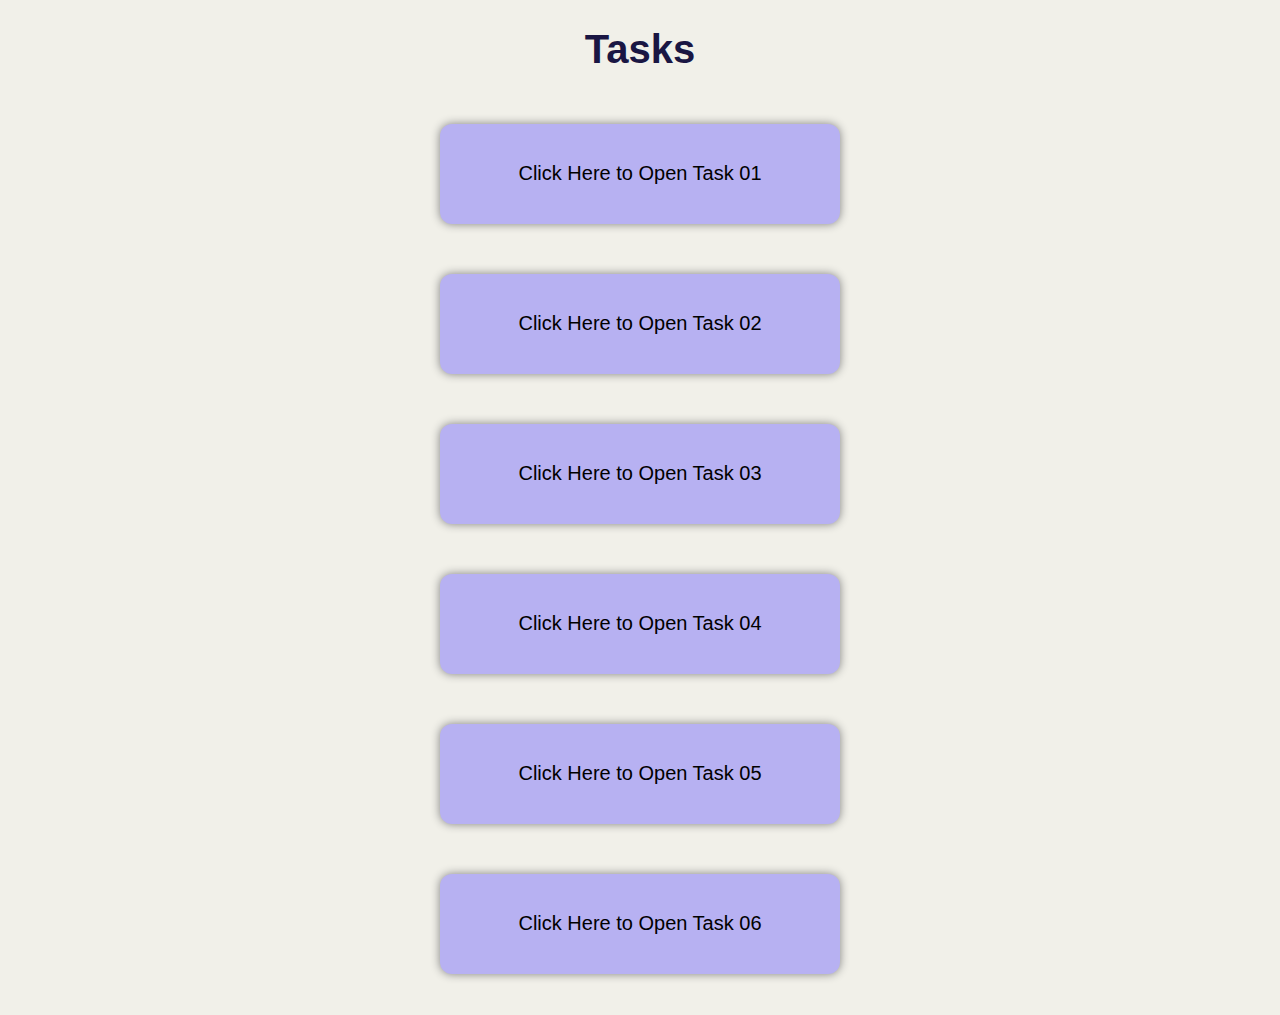
<file: index.html>
<!DOCTYPE html>
<html lang="en">

<head>
    <meta charset="UTF-8">
    <meta name="viewport" content="width=device-width, initial-scale=1.0">
    <title>ITS1119 - Assignment 04</title>
    <link rel="stylesheet" href="/css/index.css">
</head>

<body>
    <h1 id="heading">Tasks</h1>

    <div class="container">
        <div class="task">
            <a href="pages/case-01.html" target="_blank" id="link"> Click Here to Open Task 01 </a>
        </div>
        <div class="task">
            <a href="pages/case-02.html" target="_blank" id="link"> Click Here to Open Task 02 </a>
        </div>
        <div class="task">
            <a href="pages/case-03.html" target="_blank" id="link"> Click Here to Open Task 03 </a>
        </div>
        <div class="task">
            <a href="pages/case-04.html" target="_blank" id="link"> Click Here to Open Task 04 </a>
        </div>
        <div class="task">
            <a href="pages/case-05.html" target="_blank" id="link">Click Here to Open Task 05 </a>
        </div>
        <div class="task">
            <a href="pages/case-06.html" target="_blank" id="link"> Click Here to Open Task 06 </a>
        </div>
    </div>

    <ol>

    </ol>
</body>

</html>
</file>
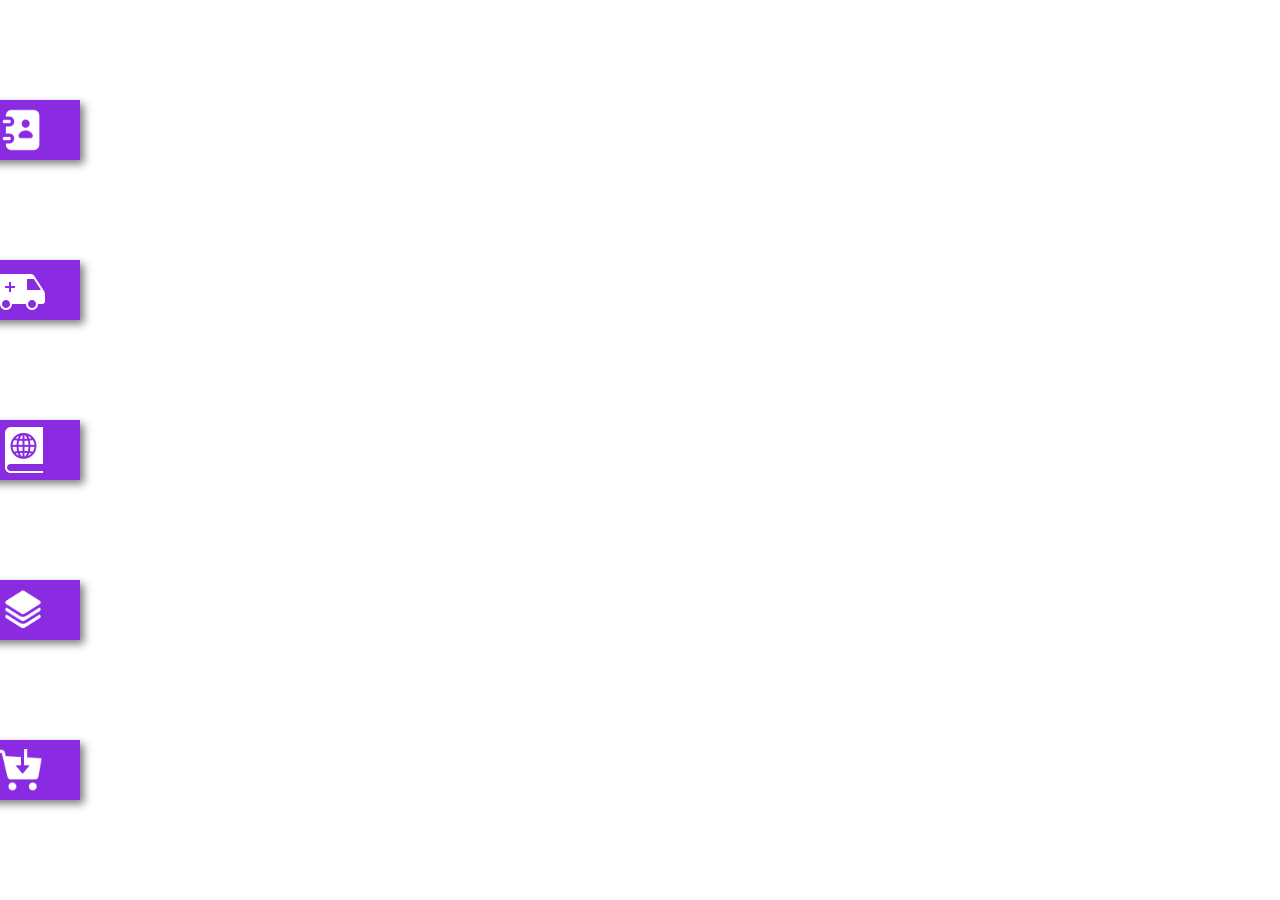
<file: pages/case-01.html>
<!DOCTYPE html>
<html lang="en">
<head>
    <meta charset="UTF-8">
    <meta name="viewport" content="width=device-width, initial-scale=1.0">
    <title>Case 01</title>
    <link rel="stylesheet" href="/css/case-01.css">
</head>
<body>
    <div class="button-container">
        <div class="button" id="button-1"> Menu One 
            <img id="menu-icon" src="/assets/case-01/Menu 1.png" alt="Menu 1">
        </div>
        <div class="button" id="button-2"> Menu Two 
            <img id="menu-icon" src="/assets/case-01/Menu 2.png" alt="Menu 2">
        </div>
        <div class="button" id="button-3"> Menu Three 
            <img id="menu-icon" src="/assets/case-01/Menu 3.png" alt="Menu 3">
        </div>
        <div class="button" id="button-4"> Menu Four 
            <img id="menu-icon" src="/assets/case-01/Menu 4.png" alt="Menu 4">
        </div>
        <div class="button" id="button-5"> Menu Five 
            <img id="menu-icon" src="/assets/case-01/Menu 5.png" alt="Menu 5">
        </div>
    </div>
    
</body>
</html>
</file>
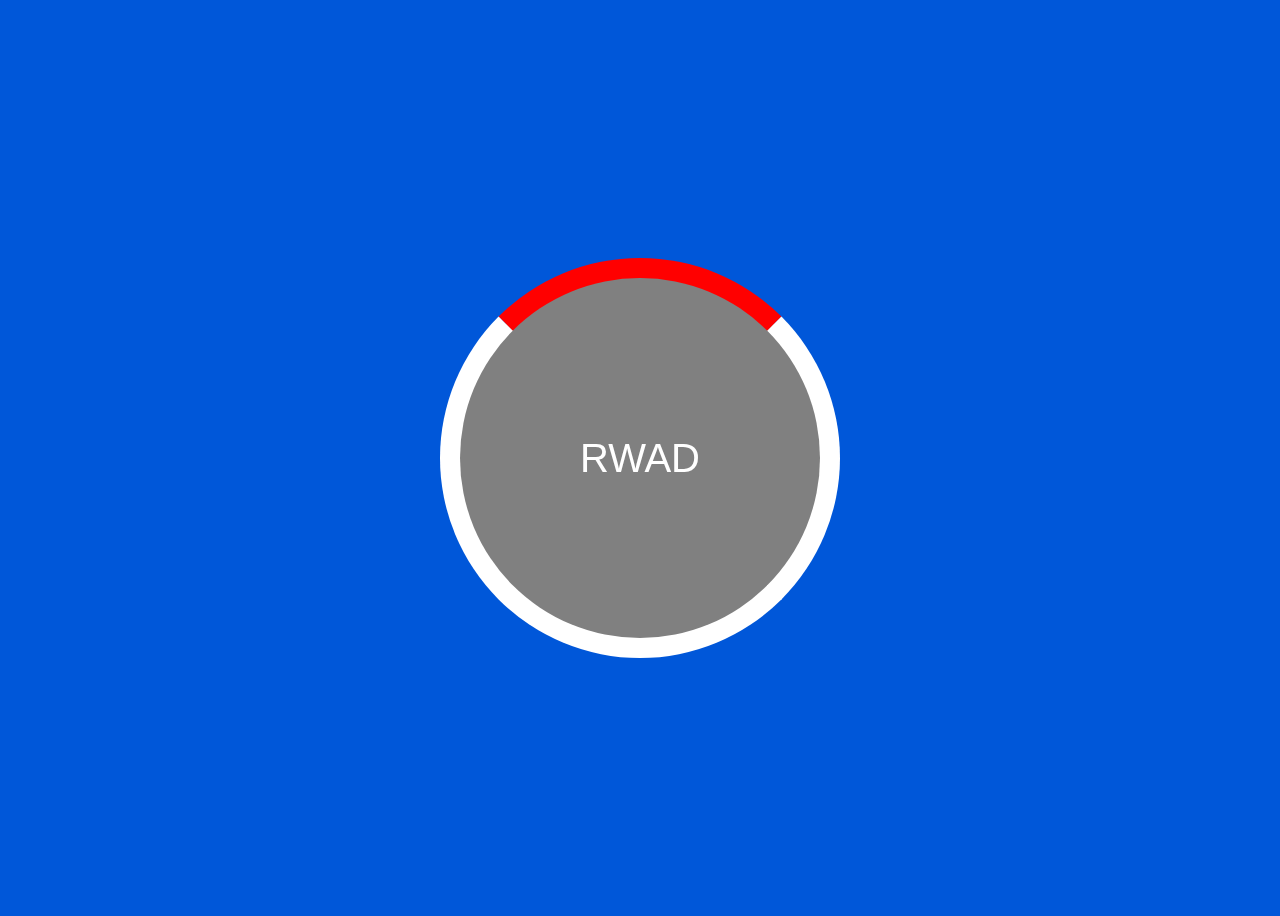
<file: pages/case-02.html>
<!DOCTYPE html>
<html lang="en">
<head>
    <meta charset="UTF-8">
    <meta name="viewport" content="width=device-width, initial-scale=1.0">
    <title>Case 02</title>
    <link rel="stylesheet" href="/css/case-02.css">
</head>
<body>
    <div class="container">
        <button class="middle-btn"></button> 
        <label id="btn-text" for="text">RWAD</label> 
    </div>  
</body>
</html>
</file>
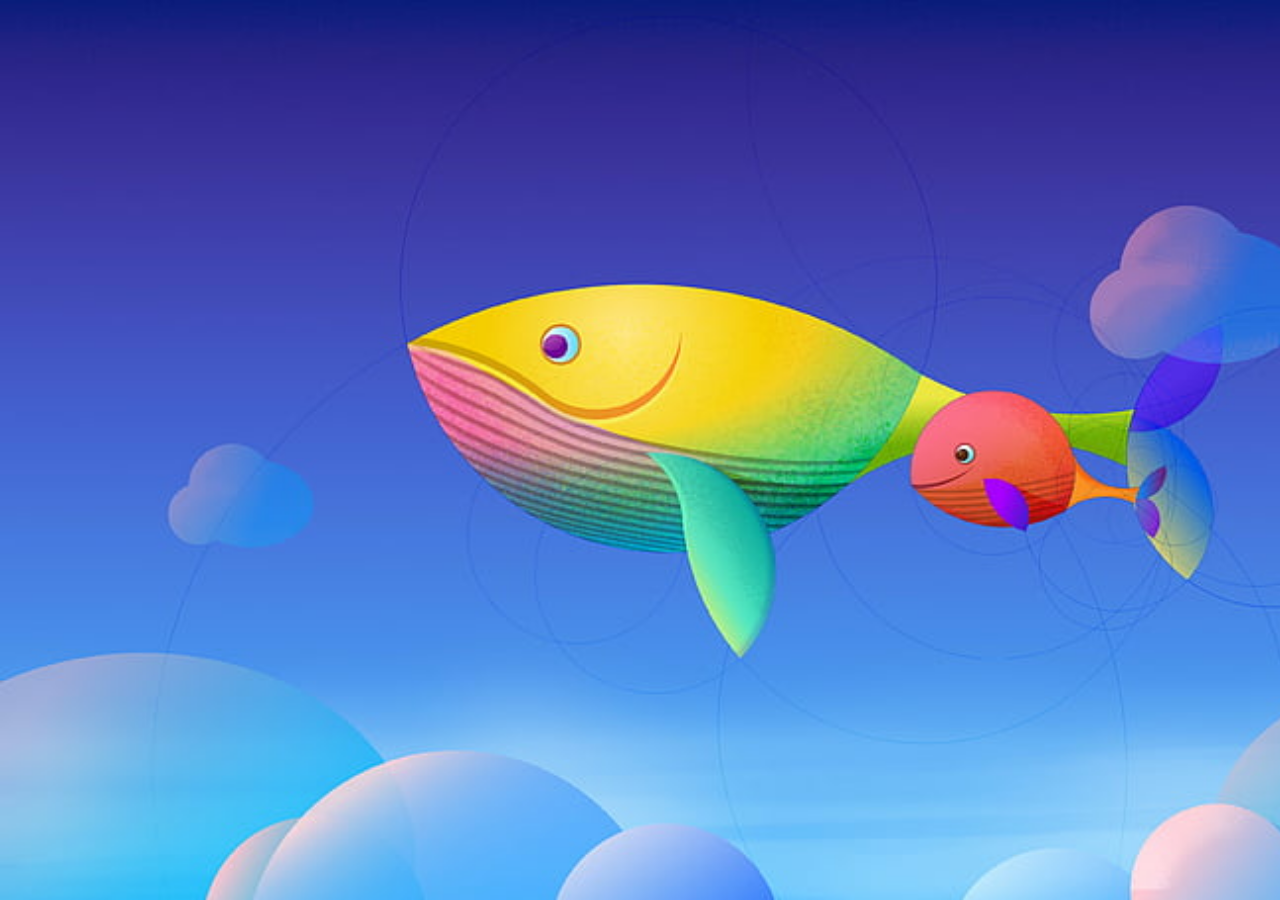
<file: pages/case-05.html>
<!DOCTYPE html>
<html lang="en">
<head>
    <meta charset="UTF-8">
    <meta name="viewport" content="width=device-width, initial-scale=1.0">
    <title>Case 05</title>
    <link rel="stylesheet" href="/css/case-05.css">
</head>
<body>
    <div class="slider-container">
        <div class="slides">
          <img src="/assets/case-05/img-4.jpg" alt="Image 1">
          <img src="/assets/case-05/img-3.jpg" alt="Image 2">
          <img src="/assets/case-05/img-2.jpg" alt="Image 3">
          <img src="/assets/case-05/img-1.jpg" alt="Image 4">
        </div>
      </div>
</body>
</html>
</file>
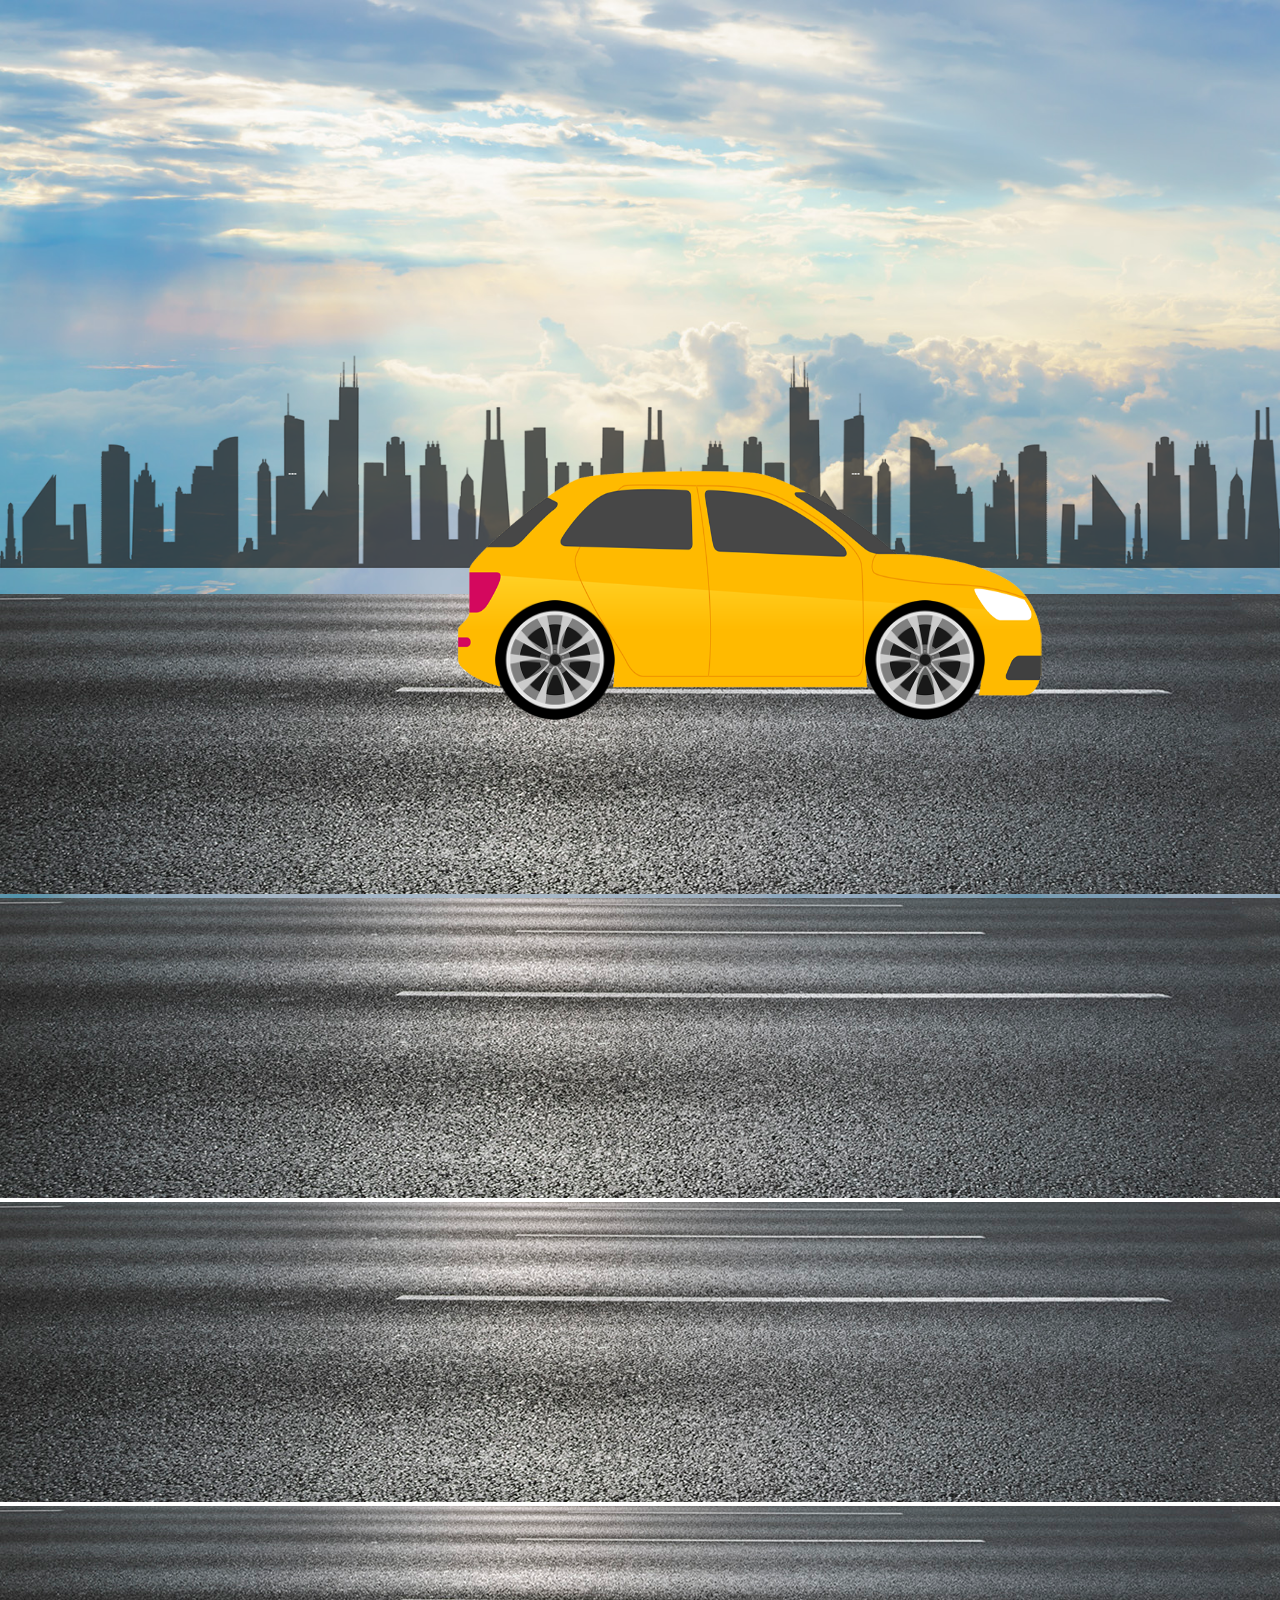
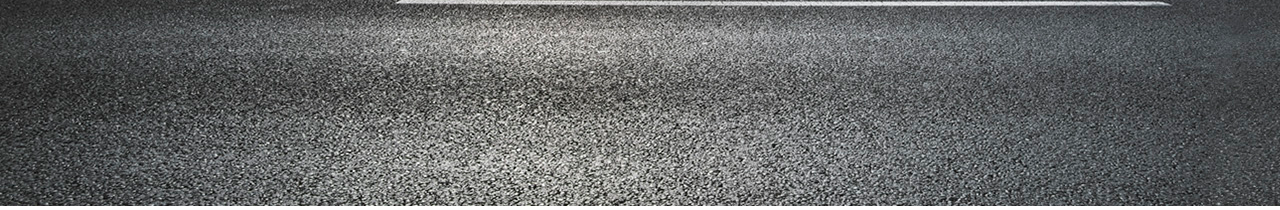
<file: pages/case-06.html>
<!DOCTYPE html>
<html lang="en">

<head>
    <meta charset="UTF-8">
    <meta name="viewport" content="width=device-width, initial-scale=1.0">
    <title>Case 06</title>
    <link rel="stylesheet" href="/css/case-06.css">
</head>

<body>
    <div class="container">
        <div class="city">
            <img src="/assets/case-06/city.png" alt="city">
            <img src="/assets/case-06/city.png" alt="city">
            <img src="/assets/case-06/city.png" alt="city">
            <img src="/assets/case-06/city.png" alt="city">
        </div>
        <div class="roadMove">
            <div class="road">
                <img src="/assets/case-06/road.jpg" alt="road">
                <img src="/assets/case-06/road.jpg" alt="road">
                <img src="/assets/case-06/road.jpg" alt="road">
                <img src="/assets/case-06/road.jpg" alt="road">
            </div>
            <div class="cars">
                <img src="/assets/case-06/car.png" alt="car" class="car">
                <img src="/assets/case-06/wheel.png" alt="wheel" class="wheel backWheel">
                <img src="/assets/case-06/wheel.png" alt="wheel" class="wheel frontWheel">
            </div>
        </div>
    </div>
</body>

</html>
</file>
<file: css/index.css>
body {
    margin: 0;
    background-color: #F1F0E9;
}
#heading{
    display: flex;
    justify-content: center;
    color: #1a1643;
    font-size: 40px;
    font-family: sans-serif;
}
.container {
    height: 100vh;
    display: flex;
    flex-direction: column;
    justify-content: space-around;
    align-items: center;
}

.task {
    width: 400px;
    height: 100px;
    background-color: #B7B1F2;
    border-radius: 12px;
    box-shadow: 0 0 10px gray;
    cursor: pointer;
    display: flex;
    flex-direction: column;
    align-items: center;
    justify-content: center;
    transition: transform 0.5s ease-in-out;
}

a {
    text-decoration: none;
    font-family: sans-serif;
    font-size: 20px;
    color: black;
}

.task:hover {
    transform: scale(1.5);
}

.link {
    opacity: 0;
    transition: opacity 0.5s ease-in-out;
}
</file>
<file: css/case-01.css>
body{
    margin: 0;
}
.button-container{
    display: flex;
    flex-direction: column;
    justify-content: space-evenly;
    height: 100vh;
    animation: slide-right 0.8s ease-in-out 0s 1;
}
.button{
    width: 280px;
    height: 60px;
    background-color: #8A2BE2;
    box-shadow: 4px 4px 8px gray;
    color: white;
    font-family: sans-serif;
    font-size: 20px;
    display: flex;
    justify-content: space-around;
    align-items: center;
    position: relative;
    left: -200px;
    transition: transform 1s ease-in-out;

}
#button-1:hover{
    transform: translateX(200px);
}
#button-2:hover{
    transform: translateX(200px);
}
#button-3:hover{
    transform: translateX(200px);
}
#button-4:hover{
    transform: translateX(200px);
}
#button-5:hover{
    transform: translateX(200px);
}

#menu-icon{
    height: 50px;
    width: 50px;
}
</file>
<file: css/case-02.css>
body{
    background-color: #0057D9
}
.container{
    height: 100vh;
    display: flex;
    justify-content: center;
    align-items: center;
}
.middle-btn{
    height: 400px;
    width: 400px;
    border:20px solid white;
    background-color: grey;
    border-radius: 50%;
    border-top: solid 20px red;
    cursor: pointer;
}
#btn-text{
    color: white;
    font-family: sans-serif;
    font-size: 40px;
    position: fixed;
}
.middle-btn:hover{
    transition: transform 1s ease-in-out;
    transform:  rotate(360deg);
}
</file>
<file: css/case-05.css>
body {
    margin: 0;
  }
  
.slider-container{
    width: 100vw;
    height: 100vh;
    overflow: hidden;
    position: relative;
}
  
.slides {
    display: flex;
    width: 400vw;
    height: 100%;
    animation: slide 12s linear infinite;
}
  
.slides img {
    width: 100%;
    height: 100%;
    object-fit: cover;
}

@keyframes slide {
    
        0% {
            transform: translateX(-300vw);
        }
        10% {
            transform: translateX(-300vw);
        }
        12.5% {
            transform: translateX(-300vw);
        }
        22.5% {
            transform: translateX(-200vw);
        }
        25% {
            transform: translateX(-200vw);
        }


        35% {
            transform: translateX(-100vw);
        }
        37.5% {
            transform: translateX(-100vw);
        }
        47.5% {
            transform: translateX(0);
        }
        50% {
            transform: translateX(0);
        }


        50% {
            transform: translateX(0);
        }
        60% {
            transform: translateX(0);
        }
        62.5% {
            transform: translateX(0);
        }
        72.5% {
            transform: translateX(-100vw);
        }
        75% {
            transform: translateX(-100vw);
        }

        
        85% {
            transform: translateX(-200vw);
        }
        87.5% {
            transform: translateX(-200vw);
        }
        97.5% {
            transform: translateX(-300vw);
        }
        100% {
            transform: translateX(-300vw);
        }
}
</file>
<file: css/case-06.css>
* {
    margin: 0;
    padding: 0;
}

body {
    width: 100vw;
    height: 100vh;
    overflow: hidden;
    background-image: url(/assets/case-06/sky.jpg);
    background-size: cover;
    background-repeat: no-repeat;
}

.container {
    position: absolute;
}

.cars {
    position: absolute;
    top: 50vh;
    left: 50vh;
    display: flex;
    align-items: center;
}

.car {
    width: 600px;
    height: 300px;
    position: relative;
}

.city {
    display: flex;
    position: absolute;
    top: 38vh;
    width: 400%;
    animation: moveCity 10s ease-in-out infinite;
}

.city img {
    width: 100vw;
    height: auto;
}

.wheel {
    width: 120px;
    height: 120px;
    position: absolute;
    top: 150px;
    animation: rotateWheels 10s ease-in-out infinite;
}

.backWheel {
    left: 45px;
}

.frontWheel {
    right: 65px;
}

.road {
    margin: 0;
    padding: 0;
    position: absolute;
    top: 66vh;
    animation: moveRoad 10s ease-in-out infinite, forwards;
}

.roadMove {
    bottom: 0;
    width: 100%;
    height: 120px;
    overflow: hidden;
}

@keyframes moveCity {
    0% {
        transform: translateX(0vw);
    }
    100% {
        transform: translateX(-75vw);
    }
}

@keyframes moveRoad {
    0% {
        transform: translateX(0vw);
    }
    100% {
        transform: translateX(-100vw);
    }
}

@keyframes rotateWheels {
    0% {
        transform: rotate(0deg);
    }
    100% {
        transform: rotate(1440deg);
    }
}
</file>
